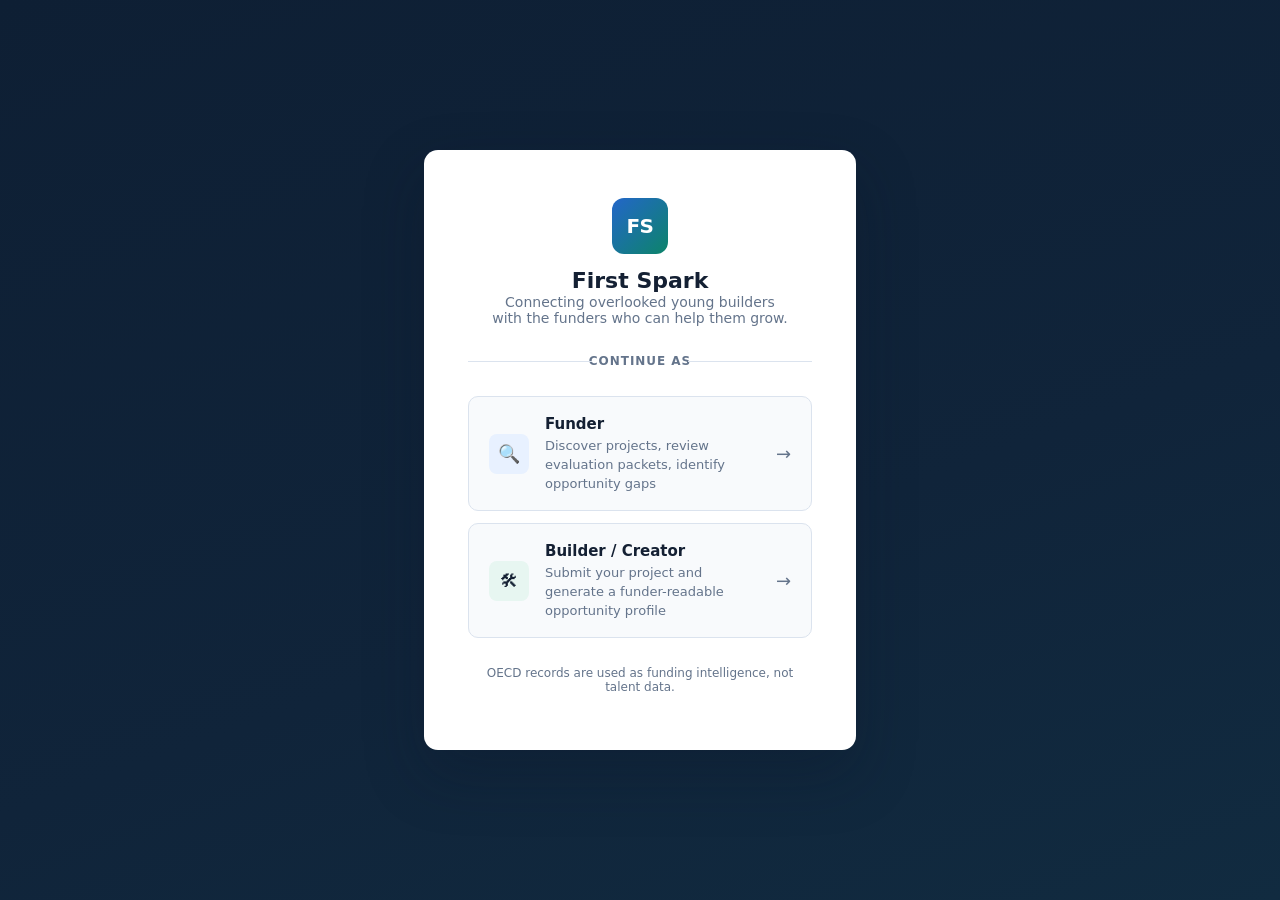
<file: index.html>
<!doctype html>
<html lang="en">
  <head>
    <meta charset="UTF-8" />
    <meta name="viewport" content="width=device-width, initial-scale=1.0" />
    <title>First Spark — Sign In</title>
    <link rel="stylesheet" href="./styles.css" />
    <style>
      body {
        display: flex;
        align-items: center;
        justify-content: center;
        min-height: 100vh;
        background: linear-gradient(160deg, #0e1f34 0%, #10243a 60%, #112b40 100%);
      }

      .login-wrap {
        width: 100%;
        max-width: 480px;
        padding: 24px;
      }

      .login-card {
        background: var(--panel);
        border-radius: 14px;
        box-shadow: 0 24px 60px rgba(10, 20, 40, 0.28);
        padding: 48px 44px 44px;
        display: flex;
        flex-direction: column;
        gap: 28px;
      }

      .login-brand {
        display: flex;
        flex-direction: column;
        align-items: center;
        gap: 14px;
        text-align: center;
      }

      .login-brand-mark {
        width: 56px;
        height: 56px;
        border-radius: 12px;
        background: linear-gradient(135deg, #2366c9, #0d846a);
        display: grid;
        place-items: center;
        font-size: 20px;
        font-weight: 800;
        color: #fff;
        letter-spacing: -0.5px;
      }

      .login-brand h1 {
        margin: 0;
        font-size: 22px;
        font-weight: 700;
        color: var(--ink);
        line-height: 1.2;
      }

      .login-brand p {
        margin: 0;
        font-size: 14px;
        color: var(--muted);
        max-width: 300px;
      }

      .login-divider {
        text-align: center;
        font-size: 12px;
        font-weight: 600;
        color: var(--muted);
        letter-spacing: 0.08em;
        text-transform: uppercase;
        position: relative;
      }

      .login-divider::before,
      .login-divider::after {
        content: "";
        position: absolute;
        top: 50%;
        width: calc(50% - 48px);
        height: 1px;
        background: var(--line);
      }

      .login-divider::before { left: 0; }
      .login-divider::after { right: 0; }

      .portal-options {
        display: flex;
        flex-direction: column;
        gap: 12px;
      }

      .portal-btn {
        display: flex;
        align-items: center;
        gap: 16px;
        padding: 18px 20px;
        border-radius: 10px;
        border: 1.5px solid var(--line);
        background: var(--panel-soft);
        cursor: pointer;
        text-align: left;
        text-decoration: none;
        transition: border-color 0.15s, box-shadow 0.15s, background 0.15s;
        color: var(--ink);
      }

      .portal-btn:hover {
        border-color: var(--blue);
        box-shadow: 0 0 0 3px var(--blue-soft);
        background: var(--panel);
      }

      .portal-btn.creator:hover {
        border-color: var(--green);
        box-shadow: 0 0 0 3px var(--green-soft);
      }

      .portal-icon {
        width: 40px;
        height: 40px;
        border-radius: 8px;
        display: grid;
        place-items: center;
        font-size: 18px;
        flex-shrink: 0;
      }

      .portal-btn .portal-icon { background: var(--blue-soft); }
      .portal-btn.creator .portal-icon { background: var(--green-soft); }

      .portal-btn-text strong {
        display: block;
        font-size: 15px;
        font-weight: 600;
        margin-bottom: 2px;
      }

      .portal-btn-text span {
        font-size: 13px;
        color: var(--muted);
      }

      .portal-arrow {
        margin-left: auto;
        color: var(--muted);
        font-size: 18px;
        transition: transform 0.15s;
      }

      .portal-btn:hover .portal-arrow {
        transform: translateX(3px);
      }

      .login-footer {
        text-align: center;
        font-size: 12px;
        color: var(--muted);
      }
    </style>
  </head>
  <body>
    <div class="login-wrap">
      <div class="login-card">
        <div class="login-brand">
          <div class="login-brand-mark">FS</div>
          <div>
            <h1>First Spark</h1>
            <p>Connecting overlooked young builders with the funders who can help them grow.</p>
          </div>
        </div>

        <div class="login-divider">Continue as</div>

        <div class="portal-options">
          <a href="./funder/index.html" class="portal-btn">
            <div class="portal-icon">🔍</div>
            <div class="portal-btn-text">
              <strong>Funder</strong>
              <span>Discover projects, review evaluation packets, identify opportunity gaps</span>
            </div>
            <span class="portal-arrow">→</span>
          </a>

          <a href="./creator/index.html" class="portal-btn creator">
            <div class="portal-icon">🛠</div>
            <div class="portal-btn-text">
              <strong>Builder / Creator</strong>
              <span>Submit your project and generate a funder-readable opportunity profile</span>
            </div>
            <span class="portal-arrow">→</span>
          </a>
        </div>

        <p class="login-footer">
          OECD records are used as funding intelligence, not talent data.
        </p>
      </div>
    </div>
  </body>
</html>
</file>
<file: styles.css>
:root {
  color-scheme: light;
  --bg: #f4f7fb;
  --panel: #ffffff;
  --panel-soft: #f8fafc;
  --ink: #142033;
  --muted: #64748b;
  --muted-strong: #475569;
  --line: #dbe3ee;
  --line-strong: #cbd5e1;
  --blue: #1d5fd0;
  --blue-dark: #17499d;
  --green: #08795f;
  --green-soft: #e7f6f1;
  --blue-soft: #e8f1ff;
  --amber-soft: #fff7df;
  --amber: #8b5d00;
  --red-soft: #fff0ed;
  --red: #a83a2f;
  --shadow: 0 14px 36px rgba(15, 23, 42, 0.06);
  --shadow-soft: 0 1px 2px rgba(15, 23, 42, 0.04);
  --radius: 8px;
  font-family:
    Inter, ui-sans-serif, system-ui, -apple-system, BlinkMacSystemFont, "Segoe UI",
    sans-serif;
}

* {
  box-sizing: border-box;
}

body {
  margin: 0;
  min-height: 100vh;
  color: var(--ink);
  background:
    linear-gradient(180deg, #f7faff 0, #f4f7fb 260px),
    var(--bg);
}

button,
input,
select,
textarea {
  font: inherit;
}

.sidebar {
  position: fixed;
  inset: 0 auto 0 0;
  width: 284px;
  display: flex;
  flex-direction: column;
  gap: 26px;
  padding: 22px 20px;
  background: #10243a;
  color: #f7fbff;
  border-right: 1px solid rgba(255, 255, 255, 0.08);
}

.brand {
  display: flex;
  gap: 12px;
  align-items: center;
  min-height: 44px;
}

.brand-mark {
  width: 42px;
  height: 42px;
  display: grid;
  place-items: center;
  border-radius: 8px;
  background: linear-gradient(135deg, #2366c9, #0d846a);
  font-weight: 800;
}

.account-indicator {
  display: flex;
  align-items: center;
  gap: 10px;
  padding: 11px 13px;
  border-radius: 8px;
  background: rgba(255, 255, 255, 0.07);
  border: 1px solid rgba(255, 255, 255, 0.12);
}

.account-avatar {
  width: 32px;
  height: 32px;
  border-radius: 6px;
  background: linear-gradient(135deg, #2366c9, #0d846a);
  display: grid;
  place-items: center;
  font-size: 11px;
  font-weight: 800;
  color: #fff;
  flex-shrink: 0;
}

.account-info strong {
  display: block;
  font-size: 13px;
  font-weight: 700;
  color: #f7fbff;
}

.account-info span {
  display: block;
  font-size: 11px;
  color: #8fb0ce;
  margin-top: 1px;
}

.brand span,
.sidebar-note p {
  display: block;
  margin: 2px 0 0;
  color: #bad0e5;
  font-size: 13px;
}

nav {
  display: grid;
  gap: 20px;
}

.nav-group {
  display: grid;
  gap: 6px;
}

.nav-group > span {
  padding: 0 13px 5px;
  color: #8fb0ce;
  font-size: 11px;
  font-weight: 900;
  letter-spacing: 0.08em;
  text-transform: uppercase;
}

.nav-link {
  width: 100%;
  border: 0;
  border-radius: 8px;
  padding: 12px 13px;
  color: #dcecff;
  background: transparent;
  text-align: left;
  cursor: pointer;
}

.nav-link:hover,
.nav-link.active {
  color: #ffffff;
  background: rgba(255, 255, 255, 0.11);
  box-shadow: inset 3px 0 0 #3fbfa2;
}

.sidebar-note {
  margin-top: auto;
  padding: 14px;
  border: 1px solid rgba(255, 255, 255, 0.14);
  border-radius: 8px;
  background: rgba(255, 255, 255, 0.06);
}

.reset-demo {
  width: 100%;
  margin-top: 12px;
  border: 1px solid rgba(255, 255, 255, 0.18);
  border-radius: 8px;
  padding: 8px 10px;
  color: #eaf5ff;
  background: rgba(255, 255, 255, 0.08);
  font-size: 12px;
  font-weight: 800;
  cursor: pointer;
}

.reset-demo:hover {
  background: rgba(255, 255, 255, 0.14);
}

.app-shell {
  position: relative;
  margin-left: 284px;
  padding: 78px 34px 34px;
}

.top-tabs {
  position: absolute;
  top: 22px;
  right: 34px;
  display: flex;
  gap: 8px;
  align-items: center;
}

.top-tab {
  border: 1px solid var(--line);
  border-radius: 999px;
  padding: 9px 14px;
  color: var(--muted-strong);
  background: #ffffff;
  font-size: 13px;
  font-weight: 900;
  cursor: pointer;
  box-shadow: var(--shadow-soft);
}

.top-tab:hover,
.top-tab.active {
  color: var(--blue-dark);
  border-color: #b9cef0;
  background: var(--blue-soft);
}

.page {
  display: none;
  max-width: 1320px;
  margin: 0 auto;
}

.page.active {
  display: block;
}

.page-header {
  display: flex;
  justify-content: space-between;
  gap: 24px;
  align-items: flex-start;
  margin-bottom: 24px;
  padding-bottom: 18px;
  border-bottom: 1px solid var(--line);
}

.eyebrow {
  color: var(--green);
  font-size: 12px;
  font-weight: 800;
  letter-spacing: 0.08em;
  text-transform: uppercase;
}

h1,
h2,
h3,
p {
  margin-top: 0;
}

h1 {
  margin-bottom: 8px;
  font-size: 32px;
  line-height: 1.12;
  letter-spacing: 0;
}

h2 {
  margin-bottom: 4px;
  font-size: 18px;
  letter-spacing: 0;
}

h3 {
  margin-bottom: 10px;
  font-size: 16px;
}

.lead {
  max-width: 780px;
  color: var(--muted);
  font-size: 15px;
  line-height: 1.58;
}

.section {
  margin-top: 22px;
}

.grid {
  display: grid;
  gap: 18px;
}

.grid.four {
  grid-template-columns: repeat(4, minmax(0, 1fr));
}

.grid.three {
  grid-template-columns: repeat(3, minmax(0, 1fr));
}

.grid.two {
  grid-template-columns: repeat(2, minmax(0, 1fr));
}

.portal-cards {
  display: grid;
  grid-template-columns: 1.15fr 0.85fr;
  gap: 18px;
  margin-bottom: 22px;
}

.portal-card {
  display: grid;
  gap: 12px;
  align-content: start;
  min-height: 210px;
  box-shadow: var(--shadow);
}

.portal-card.primary {
  border-color: #b9cef0;
  background: linear-gradient(180deg, #ffffff 0, #f7fbff 100%);
}

.portal-card > span {
  color: var(--green);
  font-size: 12px;
  font-weight: 900;
  letter-spacing: 0.08em;
  text-transform: uppercase;
}

.portal-card p {
  max-width: 620px;
  color: var(--muted);
  line-height: 1.55;
}

.portal-card .btn {
  width: fit-content;
  align-self: end;
}

.card,
.kpi,
.filter-panel,
.note-panel {
  border: 1px solid var(--line);
  border-radius: var(--radius);
  background: var(--panel);
  box-shadow: var(--shadow-soft);
}

.card {
  padding: 20px;
}

.card:hover,
.kpi:hover {
  border-color: var(--line-strong);
}

.kpi {
  position: relative;
  overflow: hidden;
  padding: 18px 18px 17px;
}

.kpi span {
  color: var(--muted-strong);
  font-size: 13px;
  font-weight: 800;
}

.kpi strong {
  display: block;
  margin-top: 9px;
  font-size: 29px;
  letter-spacing: 0;
}

.kpi::after {
  content: "";
  position: absolute;
  inset: auto 0 0;
  height: 3px;
  background: linear-gradient(90deg, var(--blue), var(--green));
}

.chart-card {
  min-height: 288px;
  display: flex;
  flex-direction: column;
}

.chart-card > .donut-wrap {
  flex: 1;
}

.workflow {
  display: grid;
  grid-template-columns: repeat(4, minmax(0, 1fr));
  gap: 1px;
  overflow: hidden;
  margin-bottom: 22px;
  border: 1px solid var(--line);
  border-radius: 8px;
  background: var(--line);
  box-shadow: var(--shadow-soft);
}

.workflow article {
  display: flex;
  gap: 12px;
  align-items: flex-start;
  padding: 15px;
  background: #ffffff;
}

.workflow article.active {
  background: #f7fbff;
}

.workflow span {
  width: 28px;
  height: 28px;
  display: grid;
  flex: 0 0 auto;
  place-items: center;
  border: 1px solid var(--line);
  border-radius: 999px;
  color: var(--muted-strong);
  background: #f8fafc;
  font-size: 12px;
  font-weight: 900;
}

.workflow article.active span {
  border-color: #9bc7ee;
  color: #ffffff;
  background: var(--blue);
}

.workflow strong {
  display: block;
  font-size: 14px;
}

.workflow p {
  margin: 4px 0 0;
  color: var(--muted);
  font-size: 12px;
  line-height: 1.4;
}

.section-header {
  display: flex;
  justify-content: space-between;
  gap: 16px;
  align-items: flex-start;
  margin-bottom: 16px;
}

.card-head-row {
  display: flex;
  justify-content: space-between;
  gap: 16px;
  align-items: flex-start;
}

.card-head-row .section-header {
  margin-bottom: 16px;
}

.card-head-row > .btn {
  flex: 0 0 auto;
}

.section-header p {
  margin: 5px 0 0;
  color: var(--muted);
  font-size: 13px;
  line-height: 1.45;
}

.toast {
  margin: -6px 0 18px;
  padding: 13px 15px;
  border: 1px solid #bce5d9;
  border-left: 4px solid var(--green);
  border-radius: 8px;
  color: #175f4e;
  background: #f0fbf7;
  font-weight: 800;
  box-shadow: var(--shadow-soft);
}

.rationale-box,
.evidence-card {
  border-color: var(--line-strong);
}

label small {
  color: var(--muted);
  font-size: 11px;
  font-weight: 650;
  line-height: 1.35;
}

.queue-grid {
  display: grid;
  grid-template-columns: repeat(2, minmax(0, 1fr));
  gap: 18px;
}

.queue-group {
  min-height: 260px;
}

.queue-list {
  display: grid;
  gap: 12px;
  max-height: 460px;
  overflow-y: auto;
  padding-right: 4px;
}

.queue-card {
  position: relative;
  display: grid;
  gap: 12px;
  padding: 14px;
  border: 1px solid var(--line);
  border-radius: 8px;
  background: var(--panel-soft);
}

.queue-card-remove {
  position: absolute;
  top: 10px;
  right: 10px;
  width: 22px;
  height: 22px;
  border: none;
  border-radius: 4px;
  background: transparent;
  color: var(--muted);
  font-size: 16px;
  line-height: 1;
  cursor: pointer;
  display: grid;
  place-items: center;
  padding: 0;
}

.queue-card-remove:hover {
  background: var(--red-soft);
  color: var(--red);
}

.queue-card .btn {
  width: fit-content;
}

.bar-list {
  display: grid;
  gap: 13px;
}

.bar-row {
  display: grid;
  grid-template-columns: minmax(130px, 1fr) 3fr auto;
  gap: 12px;
  align-items: center;
  color: var(--muted-strong);
  font-size: 13px;
}

.bar-track {
  height: 9px;
  overflow: hidden;
  border-radius: 999px;
  background: #e9eef5;
}

.bar-fill {
  height: 100%;
  width: var(--value);
  border-radius: inherit;
  background: linear-gradient(90deg, #2868c7, #168871);
}

/* Vertical bar chart */
.vchart {
  display: flex;
  align-items: flex-end;
  gap: 14px;
  height: 200px;
  padding-top: 28px;
}

.vchart-col {
  flex: 1;
  display: flex;
  flex-direction: column;
  align-items: center;
  gap: 8px;
  height: 100%;
}

.vchart-bar-wrap {
  flex: 1;
  width: 100%;
  display: flex;
  align-items: flex-end;
}

.vchart-bar {
  width: 100%;
  height: var(--h);
  background: linear-gradient(180deg, #2868c7 0%, #168871 100%);
  border-radius: 6px 6px 0 0;
  min-height: 6px;
  transition: opacity 0.15s;
}

.vchart-bar:hover {
  opacity: 0.8;
}

.vchart-amt {
  font-size: 13px;
  font-weight: 700;
  color: var(--ink);
}

.vchart-label {
  font-size: 12px;
  font-weight: 600;
  color: var(--muted);
}

.vchart-delta {
  font-size: 11px;
  font-weight: 600;
  padding: 2px 7px;
  border-radius: 999px;
}

.vchart-up {
  color: var(--green);
  background: var(--green-soft);
}

.vchart-down {
  color: var(--red);
  background: var(--red-soft);
}

/* Line chart */
.lchart-outer {
  padding: 0 16px;
}

.lchart {
  width: 100%;
  height: auto;
  display: block;
  overflow: visible;
}

.lchart-dot {
  fill: #2868c7;
  stroke: var(--panel);
  stroke-width: 2.5;
}

.lchart-amt {
  font: 700 11px/1 system-ui, sans-serif;
  fill: var(--ink);
}

.lchart-lbl {
  font: 500 12px/1 system-ui, sans-serif;
  fill: var(--muted);
}

/* Donut chart */
.donut-wrap {
  display: flex;
  gap: 24px;
  align-items: center;
}

.donut {
  width: 160px;
  height: 160px;
  border-radius: 50%;
  flex-shrink: 0;
  -webkit-mask: radial-gradient(circle, transparent 52px, black 53px);
  mask: radial-gradient(circle, transparent 52px, black 53px);
}

.donut-legend {
  flex: 1;
  display: flex;
  flex-direction: column;
  gap: 7px;
  min-width: 0;
}

.donut-item {
  display: flex;
  align-items: center;
  gap: 8px;
  font-size: 13px;
  min-width: 0;
}

.donut-dot {
  width: 10px;
  height: 10px;
  border-radius: 2px;
  flex-shrink: 0;
}

.donut-name {
  flex: 1;
  min-width: 0;
  overflow: hidden;
  text-overflow: ellipsis;
  white-space: nowrap;
  color: var(--muted-strong);
}

.donut-amt {
  flex-shrink: 0;
  font-size: 12px;
  color: var(--muted);
}

.badge-row {
  display: flex;
  flex-wrap: wrap;
  gap: 8px;
  align-items: center;
}

.badge {
  display: inline-flex;
  align-items: center;
  min-height: 26px;
  border-radius: 999px;
  padding: 4px 10px;
  border: 1px solid transparent;
  color: #264052;
  background: #eef3f8;
  font-size: 12px;
  font-weight: 800;
  white-space: nowrap;
}

.badge.green {
  color: var(--green);
  background: var(--green-soft);
  border-color: #bce5d9;
}

.badge.blue {
  color: var(--blue-dark);
  background: var(--blue-soft);
  border-color: #bfd5ff;
}

.badge.amber {
  color: var(--amber);
  background: var(--amber-soft);
  border-color: #f4dc9c;
}

.badge.red {
  color: var(--red);
  background: var(--red-soft);
  border-color: #f2c3bd;
}

.project-card {
  display: flex;
  min-height: 356px;
  flex-direction: column;
  gap: 14px;
  box-shadow: var(--shadow);
}

.project-card-head {
  padding-bottom: 12px;
  border-bottom: 1px solid var(--line);
}

.project-card h3 {
  line-height: 1.35;
}

.builder-link {
  display: inline-grid;
  gap: 2px;
  margin-top: 10px;
  border: 0;
  padding: 0;
  color: var(--blue-dark);
  background: transparent;
  text-align: left;
  font-weight: 900;
  cursor: pointer;
}

.builder-link:hover {
  text-decoration: underline;
}

.builder-link span {
  color: var(--muted);
  font-size: 12px;
  font-weight: 750;
}

.builder-link.inline {
  margin: 0;
  font-size: inherit;
}

.project-card p {
  color: var(--muted);
  font-size: 14px;
  line-height: 1.55;
}

.recommendation-card {
  position: relative;
}

.metric-stack {
  display: grid;
  grid-template-columns: repeat(2, minmax(0, 1fr));
  gap: 10px;
}

.metric-stack div {
  padding: 12px;
  border: 1px solid var(--line);
  border-radius: 8px;
  background: var(--panel-soft);
}

.metric-stack span,
.metric-stack small {
  display: block;
  color: var(--muted);
  font-size: 11px;
  font-weight: 850;
  line-height: 1.35;
}

.metric-stack strong {
  display: block;
  margin: 5px 0;
  color: var(--ink);
  font-size: 18px;
}

.meta {
  color: var(--muted);
  font-size: 13px;
  line-height: 1.45;
}

.project-facts {
  display: grid;
  grid-template-columns: repeat(2, minmax(0, 1fr));
  gap: 10px;
  margin: 0;
}

.project-facts div {
  padding: 11px;
  border: 1px solid var(--line);
  border-radius: 8px;
  background: var(--panel-soft);
}

.project-facts dt {
  color: var(--muted);
  font-size: 11px;
  font-weight: 800;
  text-transform: uppercase;
}

.project-facts dd {
  margin: 5px 0 0;
  color: var(--ink);
  font-size: 13px;
  font-weight: 800;
}

.card-footer {
  display: flex;
  gap: 10px;
  align-items: center;
  justify-content: space-between;
  margin-top: auto;
  padding-top: 12px;
  border-top: 1px solid var(--line);
}

.money {
  color: var(--ink);
  font-weight: 800;
}

.btn {
  border: 1px solid var(--line);
  border-radius: 8px;
  min-height: 39px;
  padding: 9px 13px;
  color: var(--ink);
  background: #ffffff;
  font-weight: 800;
  cursor: pointer;
  box-shadow: 0 1px 1px rgba(15, 23, 42, 0.03);
}

.btn:hover {
  border-color: #b5c6d9;
  background: #f8fbff;
}

.btn.primary {
  border-color: var(--blue);
  color: #ffffff;
  background: var(--blue);
}

.btn.primary:hover {
  background: var(--blue-dark);
}

.filter-panel {
  display: grid;
  grid-template-columns: repeat(6, minmax(130px, 1fr));
  gap: 12px;
  padding: 16px;
  box-shadow: var(--shadow);
}

label {
  display: grid;
  gap: 6px;
  color: var(--muted);
  font-size: 12px;
  font-weight: 800;
}

select,
input,
textarea {
  width: 100%;
  border: 1px solid var(--line);
  border-radius: 8px;
  padding: 10px 11px;
  color: var(--ink);
  background: #ffffff;
  font-weight: 650;
}

select:focus,
input:focus,
textarea:focus {
  outline: 3px solid rgba(29, 95, 208, 0.13);
  border-color: #8fb4ef;
}

textarea {
  min-height: 112px;
  resize: vertical;
}

.detail-layout {
  display: grid;
  grid-template-columns: 1.05fr 0.95fr;
  gap: 18px;
}

.packet-strip {
  display: grid;
  grid-template-columns: repeat(4, minmax(0, 1fr));
  gap: 1px;
  overflow: hidden;
  border: 1px solid var(--line);
  border-radius: 8px;
  background: var(--line);
  box-shadow: var(--shadow);
}

.packet-strip article {
  padding: 16px;
  background: #ffffff;
}

.packet-strip span {
  display: block;
  color: var(--muted);
  font-size: 12px;
  font-weight: 800;
  text-transform: uppercase;
}

.packet-strip strong {
  display: block;
  margin-top: 7px;
  font-size: 15px;
}

.act-panel {
  display: grid;
  grid-template-columns: minmax(0, 1fr) auto;
  gap: 22px;
  align-items: start;
  padding: 20px;
  border: 1px solid var(--line);
  border-radius: 8px;
  background: #ffffff;
  box-shadow: var(--shadow);
}

.act-actions {
  display: flex;
  flex-wrap: wrap;
  gap: 10px;
  justify-content: flex-end;
}

.profile-grid {
  display: grid;
  grid-template-columns: repeat(2, minmax(0, 1fr));
  gap: 12px;
}

.field {
  padding: 12px;
  border: 1px solid #edf2f7;
  border-radius: 8px;
  background: var(--panel-soft);
}

.field.full {
  grid-column: 1 / -1;
}

.field.full strong {
  white-space: pre-wrap;
  word-break: break-word;
  line-height: 1.55;
}

.field span {
  display: block;
  color: var(--muted);
  font-size: 12px;
  font-weight: 800;
}

.field strong {
  display: block;
  margin-top: 5px;
}

.card-detail-block {
  padding: 16px;
  border: 1px solid var(--line);
  border-radius: 8px;
  background: var(--panel-soft);
}

.card-detail-block span {
  display: block;
  color: var(--muted);
  font-size: 12px;
  font-weight: 900;
  text-transform: uppercase;
}

.card-detail-block p {
  margin: 8px 0 0;
  color: var(--muted-strong);
  line-height: 1.6;
}

.field.green {
  border-color: #bce5d9;
  background: var(--green-soft);
}
.field.green strong { color: var(--green); }

.field.blue {
  border-color: #bfd5ff;
  background: var(--blue-soft);
}
.field.blue strong { color: var(--blue-dark); }

.field.amber {
  border-color: #f4dc9c;
  background: var(--amber-soft);
}
.field.amber strong { color: var(--amber); }

.field.red {
  border-color: #f2c3bd;
  background: var(--red-soft);
}
.field.red strong { color: var(--red); }

.split-list {
  display: grid;
  grid-template-columns: repeat(2, minmax(0, 1fr));
  gap: 14px;
}

.readiness-summary {
  display: grid;
  grid-template-columns: repeat(4, minmax(0, 1fr));
  gap: 10px;
}

.readiness-summary div {
  padding: 14px;
  border: 1px solid var(--line);
  border-radius: 8px;
  background: var(--panel-soft);
}

.readiness-summary span {
  display: block;
  color: var(--muted);
  font-size: 11px;
  font-weight: 900;
  text-transform: uppercase;
}

.readiness-summary strong {
  display: block;
  margin-top: 6px;
  font-size: 16px;
}

.readiness-grid {
  display: grid;
  grid-template-columns: repeat(2, minmax(0, 1fr));
  gap: 14px;
}

.readiness-grid > div {
  padding: 16px;
  border: 1px solid var(--line);
  border-radius: 8px;
  background: #ffffff;
}

.chip-list {
  display: flex;
  flex-wrap: wrap;
  gap: 8px;
}

.chip {
  display: inline-flex;
  align-items: center;
  min-height: 28px;
  border: 1px solid var(--line);
  border-radius: 999px;
  padding: 5px 10px;
  color: var(--muted-strong);
  background: var(--panel-soft);
  font-size: 12px;
  font-weight: 850;
}

.chip.green {
  color: var(--green);
  border-color: #bce5d9;
  background: var(--green-soft);
}

.chip.amber {
  color: var(--amber);
  border-color: #f4dc9c;
  background: var(--amber-soft);
}

.question-grid {
  display: grid;
  grid-template-columns: repeat(5, minmax(0, 1fr));
  gap: 10px;
}

.question-grid span {
  display: grid;
  gap: 7px;
  min-height: 96px;
  padding: 12px;
  border: 1px solid var(--line);
  border-radius: 8px;
  color: var(--muted-strong);
  background: var(--panel-soft);
  font-size: 13px;
  font-weight: 800;
  line-height: 1.35;
}

.question-grid b {
  width: 26px;
  height: 26px;
  display: grid;
  place-items: center;
  border-radius: 999px;
  color: #ffffff;
  background: var(--blue);
  font-size: 12px;
}

ul,
ol {
  margin: 0;
  padding-left: 20px;
  color: var(--muted-strong);
  line-height: 1.65;
}

.table-wrap {
  overflow-x: auto;
  border: 1px solid var(--line);
  border-radius: 8px;
  box-shadow: inset 0 1px 0 rgba(255, 255, 255, 0.7);
}

.funding-table-section {
  margin-top: 30px;
  padding-top: 22px;
  border-top: 1px solid var(--line);
}

table {
  width: 100%;
  border-collapse: collapse;
  min-width: 760px;
  background: #ffffff;
}

th,
td {
  padding: 13px 14px;
  border-bottom: 1px solid var(--line);
  text-align: left;
  vertical-align: top;
}

th {
  color: #41546a;
  background: #f4f7fb;
  font-size: 12px;
  letter-spacing: 0.03em;
  text-transform: uppercase;
}

td {
  color: #273449;
  font-size: 13px;
  line-height: 1.45;
}

tbody tr:hover td {
  background: #fbfdff;
}

tr:last-child td {
  border-bottom: 0;
}

.note-panel {
  padding: 14px;
  color: #385166;
  background: #f8fbff;
  border-left: 3px solid #6aa2e8;
  line-height: 1.5;
}

.note-panel strong {
  color: var(--blue-dark);
}

.form-grid {
  display: grid;
  grid-template-columns: repeat(2, minmax(0, 1fr));
  gap: 14px;
  align-items: start;
}

.builder-shell,
.builder-submit-grid {
  max-width: 1040px;
}

.builder-dashboard {
  max-width: 1180px;
}

.builder-panels {
  display: grid;
  grid-template-columns: minmax(0, 1.05fr) minmax(320px, 0.95fr);
  gap: 18px;
  align-items: start;
}

.builder-submit-grid {
  display: grid;
  grid-template-columns: minmax(0, 1fr);
  gap: 18px;
}

.builder-shell .card,
.builder-submit-grid .card {
  box-shadow: var(--shadow);
}

.form-grid .wide {
  grid-column: 1 / -1;
}

.history-list,
.notification-list {
  display: grid;
  gap: 12px;
}

.history-item {
  display: grid;
  gap: 13px;
  padding: 15px;
  border: 1px solid var(--line);
  border-radius: 8px;
  background: var(--panel-soft);
}

.history-item h3,
.notification-item h3 {
  margin-bottom: 5px;
}

.activity-stats {
  display: grid;
  grid-template-columns: repeat(4, minmax(0, 1fr));
  gap: 10px;
}

.activity-stats div {
  padding: 11px;
  border: 1px solid var(--line);
  border-radius: 8px;
  background: #ffffff;
}

.activity-stats span {
  display: block;
  color: var(--muted);
  font-size: 11px;
  font-weight: 900;
  text-transform: uppercase;
}

.activity-stats strong {
  display: block;
  margin-top: 5px;
  font-size: 13px;
  line-height: 1.35;
}

.action-row {
  display: flex;
  flex-wrap: wrap;
  gap: 10px;
}

.edit-amount-btn {
  border: none;
  background: none;
  padding: 0 4px;
  font-size: 11px;
  font-weight: 700;
  color: var(--blue);
  cursor: pointer;
  vertical-align: middle;
}

.edit-amount-btn:hover {
  text-decoration: underline;
}

/* Fund modal */
.modal-overlay {
  position: fixed;
  inset: 0;
  background: rgba(15, 23, 42, 0.45);
  display: flex;
  align-items: center;
  justify-content: center;
  z-index: 1000;
}

.modal-card {
  background: var(--panel);
  border-radius: 12px;
  padding: 32px;
  width: 100%;
  max-width: 420px;
  box-shadow: 0 24px 60px rgba(10, 20, 40, 0.22);
  display: flex;
  flex-direction: column;
  gap: 16px;
}

.modal-card h2 {
  margin: 0;
  font-size: 20px;
}

.modal-card p {
  margin: 0;
  color: var(--muted);
  font-size: 14px;
  line-height: 1.5;
}

.modal-card label {
  display: flex;
  flex-direction: column;
  gap: 6px;
  font-size: 13px;
  font-weight: 700;
  color: var(--muted-strong);
}

.modal-card input {
  border: 1px solid var(--line);
  border-radius: 8px;
  padding: 10px 12px;
  font-size: 15px;
  background: var(--panel-soft);
  color: var(--ink);
  outline: none;
}

.modal-card input:focus {
  border-color: var(--blue);
  box-shadow: 0 0 0 3px var(--blue-soft);
}

.modal-actions {
  display: flex;
  gap: 10px;
  justify-content: flex-end;
}

a.btn {
  display: inline-flex;
  align-items: center;
  justify-content: center;
  text-decoration: none;
}

.notification-item {
  display: grid;
  grid-template-columns: auto minmax(0, 1fr);
  gap: 12px;
  padding: 14px;
  border: 1px solid var(--line);
  border-radius: 8px;
  background: #ffffff;
}

.notification-dot {
  width: 10px;
  height: 10px;
  margin-top: 8px;
  border-radius: 999px;
  background: linear-gradient(135deg, var(--blue), var(--green));
}

.notification-topline {
  display: flex;
  flex-wrap: wrap;
  gap: 8px;
  align-items: center;
  margin-bottom: 8px;
}

.notification-item p {
  margin: 0;
  color: var(--muted);
  font-size: 13px;
  line-height: 1.5;
}

.messages-shell {
  display: grid;
  grid-template-columns: minmax(280px, 0.38fr) minmax(0, 1fr);
  gap: 18px;
  align-items: start;
}

.thread-list,
.message-panel {
  min-height: 520px;
}

.thread-item {
  width: 100%;
  display: grid;
  gap: 5px;
  margin-bottom: 10px;
  border: 1px solid var(--line);
  border-radius: 8px;
  padding: 12px;
  color: var(--ink);
  background: var(--panel-soft);
  text-align: left;
  cursor: pointer;
}

.thread-item:hover,
.thread-item.active {
  border-color: #b9cef0;
  background: #f4f8ff;
}

.thread-item span,
.thread-item p {
  margin: 0;
  color: var(--muted);
  font-size: 12px;
  line-height: 1.4;
}

.message-header {
  display: flex;
  justify-content: space-between;
  gap: 16px;
  align-items: flex-start;
  padding-bottom: 15px;
  border-bottom: 1px solid var(--line);
}

.message-list {
  display: grid;
  gap: 12px;
  min-height: 320px;
  padding: 18px 0;
}

.message-bubble {
  max-width: 74%;
  padding: 12px 14px;
  border: 1px solid var(--line);
  border-radius: 8px;
  background: var(--panel-soft);
}

.message-bubble.mine {
  justify-self: end;
  border-color: #bfd5ff;
  background: var(--blue-soft);
}

.message-bubble.theirs {
  justify-self: start;
  border-color: #bce5d9;
  background: var(--green-soft);
}

.message-bubble.system {
  max-width: 100%;
  color: var(--muted-strong);
  background: #ffffff;
}

.message-bubble span {
  display: block;
  margin-bottom: 5px;
  color: var(--muted);
  font-size: 11px;
  font-weight: 900;
  text-transform: uppercase;
}

.message-bubble p {
  margin: 0;
  line-height: 1.5;
}

.message-form {
  display: grid;
  grid-template-columns: minmax(0, 1fr) auto;
  gap: 10px;
  padding-top: 14px;
  border-top: 1px solid var(--line);
}

.preview {
  display: none;
}

.preview.active {
  display: block;
}

.empty {
  padding: 28px;
  border: 1px dashed #b9c8d8;
  border-radius: 8px;
  color: var(--muted);
  background: #fbfdff;
  text-align: center;
}

@media (max-width: 1080px) {
  .sidebar {
    position: static;
    width: auto;
  }

  .app-shell {
    margin-left: 0;
    padding: 74px 22px 22px;
  }

  .top-tabs {
    top: 18px;
    right: 22px;
  }

  nav {
    grid-template-columns: repeat(2, minmax(0, 1fr));
    align-items: start;
  }

  .grid.four,
  .grid.three,
  .portal-cards,
  .queue-grid,
  .builder-panels,
  .detail-layout,
  .filter-panel,
  .packet-strip,
  .workflow,
  .act-panel,
  .readiness-summary,
  .readiness-grid,
  .question-grid,
  .messages-shell {
    grid-template-columns: repeat(2, minmax(0, 1fr));
  }
}

@media (max-width: 720px) {
  .page-header {
    display: block;
  }

  nav,
  .grid.four,
  .grid.three,
  .grid.two,
  .portal-cards,
  .queue-grid,
  .detail-layout,
  .filter-panel,
  .packet-strip,
  .workflow,
  .act-panel,
  .activity-stats,
  .profile-grid,
  .split-list,
  .readiness-summary,
  .readiness-grid,
  .question-grid,
  .metric-stack,
  .messages-shell,
  .message-form,
  .form-grid,
  .project-facts {
    grid-template-columns: 1fr;
  }

  .message-bubble {
    max-width: 100%;
  }

  .act-actions {
    justify-content: flex-start;
  }

  h1 {
    font-size: 28px;
  }

  .bar-row {
    grid-template-columns: 1fr;
    gap: 6px;
  }

  .card-head-row {
    display: grid;
  }
}
</file>
